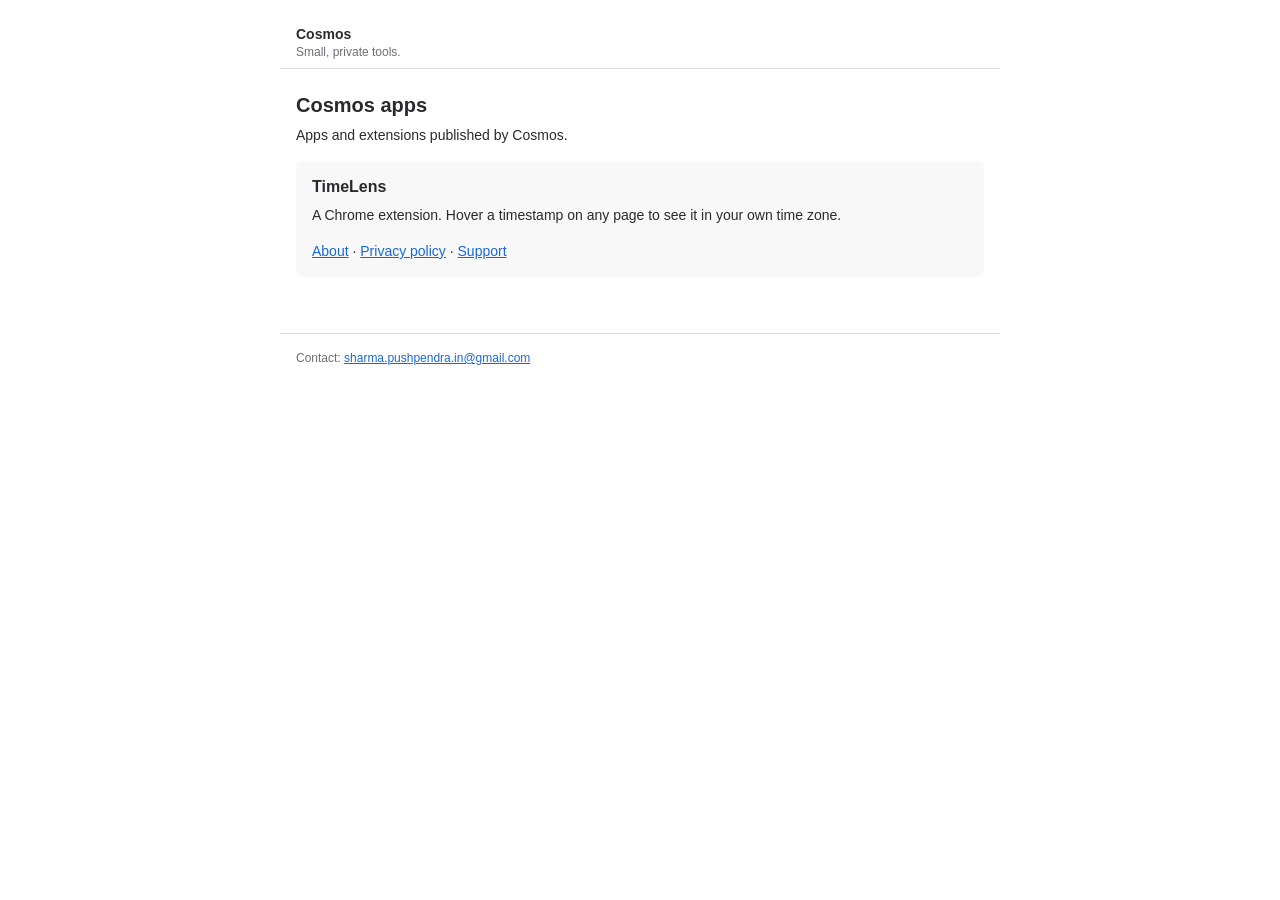
<file: index.html>
<!doctype html>
<html lang="en">
<head>
  <meta charset="utf-8">
  <meta name="viewport" content="width=device-width, initial-scale=1">
  <title>Cosmos apps</title>
  <meta name="description" content="Apps and extensions published by Cosmos.">
  <link rel="stylesheet" href="style.css">
</head>
<body>
  <header>
    <a class="brand" href="./">Cosmos</a>
    <p>Small, private tools.</p>
  </header>
  <main>
    <h1>Cosmos apps</h1>
    <p>Apps and extensions published by Cosmos.</p>
    <div class="card">
      <h2>TimeLens</h2>
      <p>A Chrome extension. Hover a timestamp on any page to see it in your own time zone.</p>
      <p><a href="timelens/">About</a> · <a href="timelens/privacy/">Privacy policy</a> · <a href="timelens/support/">Support</a></p>
    </div>
  </main>
  <footer>
    <p>Contact: <a href="mailto:sharma.pushpendra.in@gmail.com">sharma.pushpendra.in@gmail.com</a></p>
  </footer>
</body>
</html>
</file>
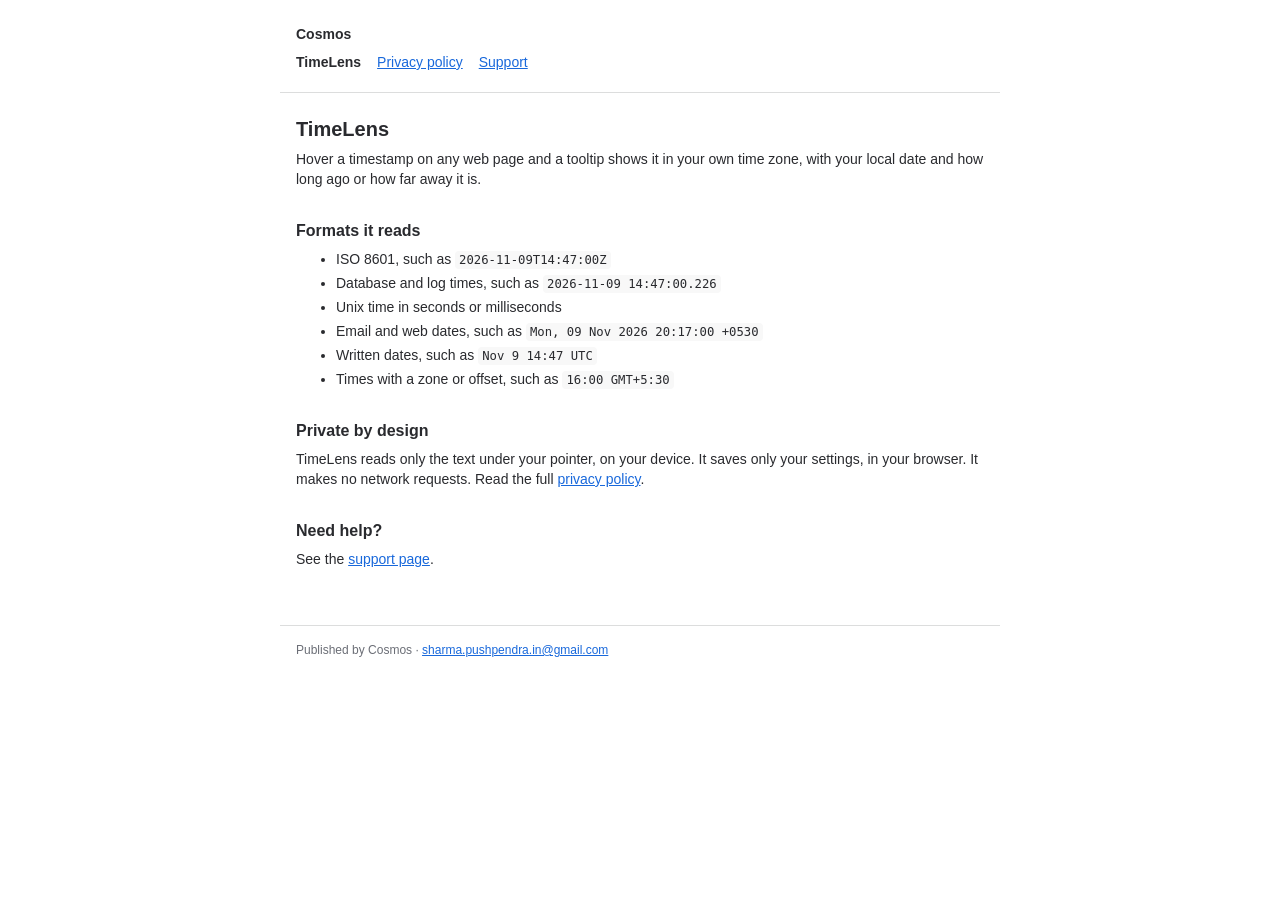
<file: timelens/index.html>
<!doctype html>
<html lang="en">
<head>
  <meta charset="utf-8">
  <meta name="viewport" content="width=device-width, initial-scale=1">
  <title>TimeLens</title>
  <meta name="description" content="Hover a timestamp on any web page to see it in your local time zone.">
  <link rel="stylesheet" href="../style.css">
</head>
<body>
  <header>
    <a class="brand" href="../">Cosmos</a>
    <nav aria-label="TimeLens">
      <a href="./" aria-current="page">TimeLens</a>
      <a href="privacy/">Privacy policy</a>
      <a href="support/">Support</a>
    </nav>
  </header>
  <main>
    <h1>TimeLens</h1>
    <p>Hover a timestamp on any web page and a tooltip shows it in your own time zone, with your local date and how long ago or how far away it is.</p>

    <h2>Formats it reads</h2>
    <ul>
      <li>ISO 8601, such as <code>2026-11-09T14:47:00Z</code></li>
      <li>Database and log times, such as <code>2026-11-09 14:47:00.226</code></li>
      <li>Unix time in seconds or milliseconds</li>
      <li>Email and web dates, such as <code>Mon, 09 Nov 2026 20:17:00 +0530</code></li>
      <li>Written dates, such as <code>Nov 9 14:47 UTC</code></li>
      <li>Times with a zone or offset, such as <code>16:00 GMT+5:30</code></li>
    </ul>

    <h2>Private by design</h2>
    <p>TimeLens reads only the text under your pointer, on your device. It saves only your settings, in your browser. It makes no network requests. Read the full <a href="privacy/">privacy policy</a>.</p>

    <h2>Need help?</h2>
    <p>See the <a href="support/">support page</a>.</p>
  </main>
  <footer>
    <p>Published by Cosmos · <a href="mailto:sharma.pushpendra.in@gmail.com">sharma.pushpendra.in@gmail.com</a></p>
  </footer>
</body>
</html>
</file>
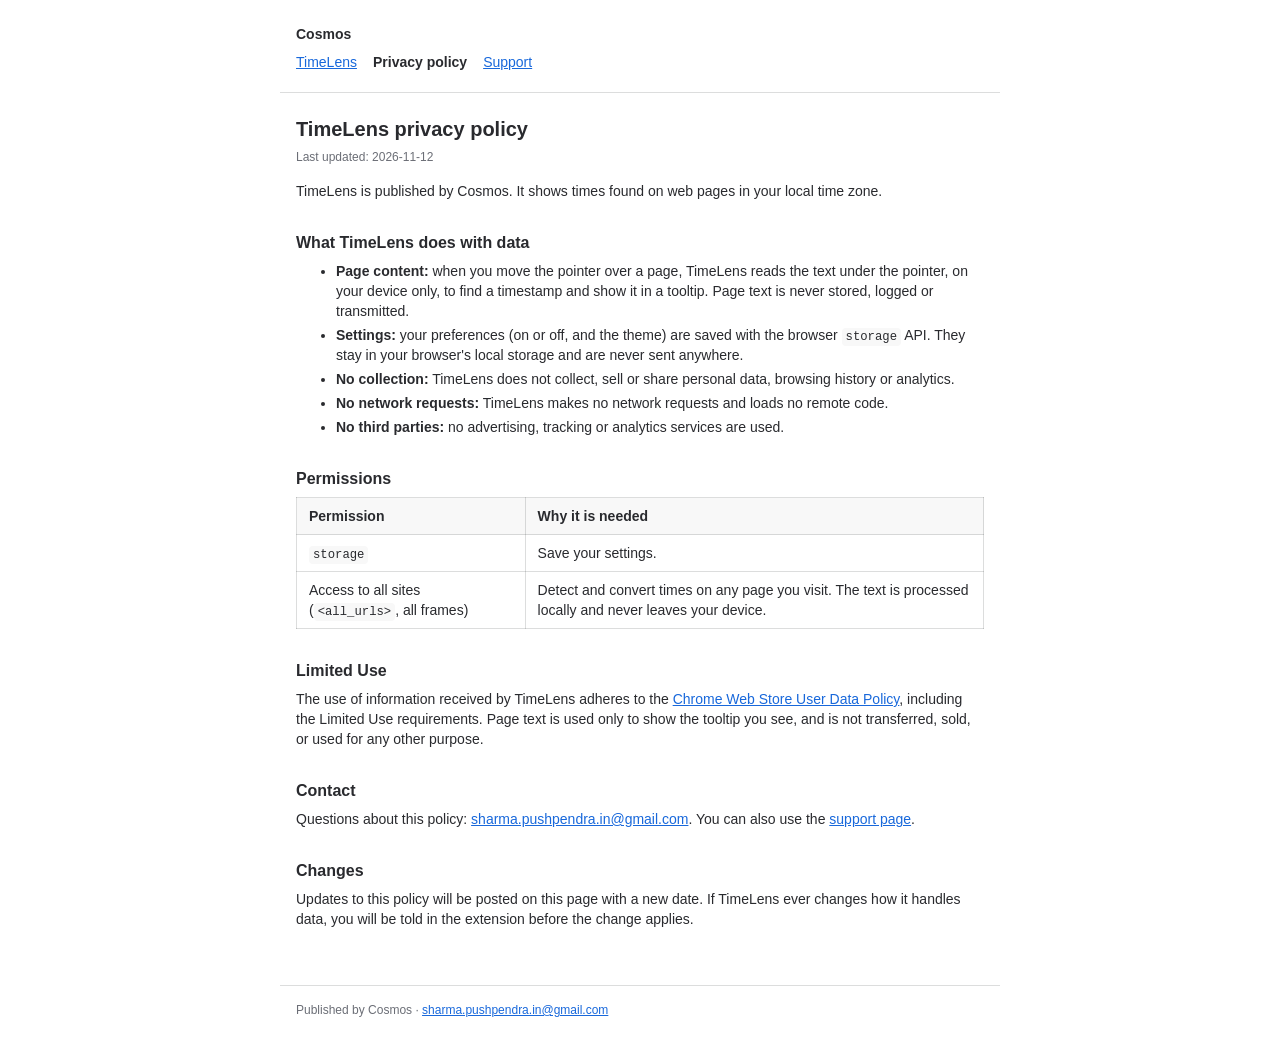
<file: timelens/privacy/index.html>
<!doctype html>
<html lang="en">
<head>
  <meta charset="utf-8">
  <meta name="viewport" content="width=device-width, initial-scale=1">
  <title>TimeLens privacy policy</title>
  <meta name="description" content="How the TimeLens Chrome extension handles data. It collects none.">
  <link rel="stylesheet" href="../../style.css">
</head>
<body>
  <header>
    <a class="brand" href="../../">Cosmos</a>
    <nav aria-label="TimeLens">
      <a href="../">TimeLens</a>
      <a href="./" aria-current="page">Privacy policy</a>
      <a href="../support/">Support</a>
    </nav>
  </header>
  <main>
    <h1>TimeLens privacy policy</h1>
    <p class="meta">Last updated: 2026-11-12</p>

    <p>TimeLens is published by Cosmos. It shows times found on web pages in your local time zone.</p>

    <h2>What TimeLens does with data</h2>
    <ul>
      <li><strong>Page content:</strong> when you move the pointer over a page, TimeLens reads the text under the pointer, on your device only, to find a timestamp and show it in a tooltip. Page text is never stored, logged or transmitted.</li>
      <li><strong>Settings:</strong> your preferences (on or off, and the theme) are saved with the browser <code>storage</code> API. They stay in your browser's local storage and are never sent anywhere.</li>
      <li><strong>No collection:</strong> TimeLens does not collect, sell or share personal data, browsing history or analytics.</li>
      <li><strong>No network requests:</strong> TimeLens makes no network requests and loads no remote code.</li>
      <li><strong>No third parties:</strong> no advertising, tracking or analytics services are used.</li>
    </ul>

    <h2>Permissions</h2>
    <table>
      <thead>
        <tr><th scope="col">Permission</th><th scope="col">Why it is needed</th></tr>
      </thead>
      <tbody>
        <tr><td><code>storage</code></td><td>Save your settings.</td></tr>
        <tr><td>Access to all sites (<code>&lt;all_urls&gt;</code>, all frames)</td><td>Detect and convert times on any page you visit. The text is processed locally and never leaves your device.</td></tr>
      </tbody>
    </table>

    <h2>Limited Use</h2>
    <p>The use of information received by TimeLens adheres to the <a href="https://developer.chrome.com/docs/webstore/program-policies/policies">Chrome Web Store User Data Policy</a>, including the Limited Use requirements. Page text is used only to show the tooltip you see, and is not transferred, sold, or used for any other purpose.</p>

    <h2>Contact</h2>
    <p>Questions about this policy: <a href="mailto:sharma.pushpendra.in@gmail.com">sharma.pushpendra.in@gmail.com</a>. You can also use the <a href="../support/">support page</a>.</p>

    <h2>Changes</h2>
    <p>Updates to this policy will be posted on this page with a new date. If TimeLens ever changes how it handles data, you will be told in the extension before the change applies.</p>
  </main>
  <footer>
    <p>Published by Cosmos · <a href="mailto:sharma.pushpendra.in@gmail.com">sharma.pushpendra.in@gmail.com</a></p>
  </footer>
</body>
</html>
</file>
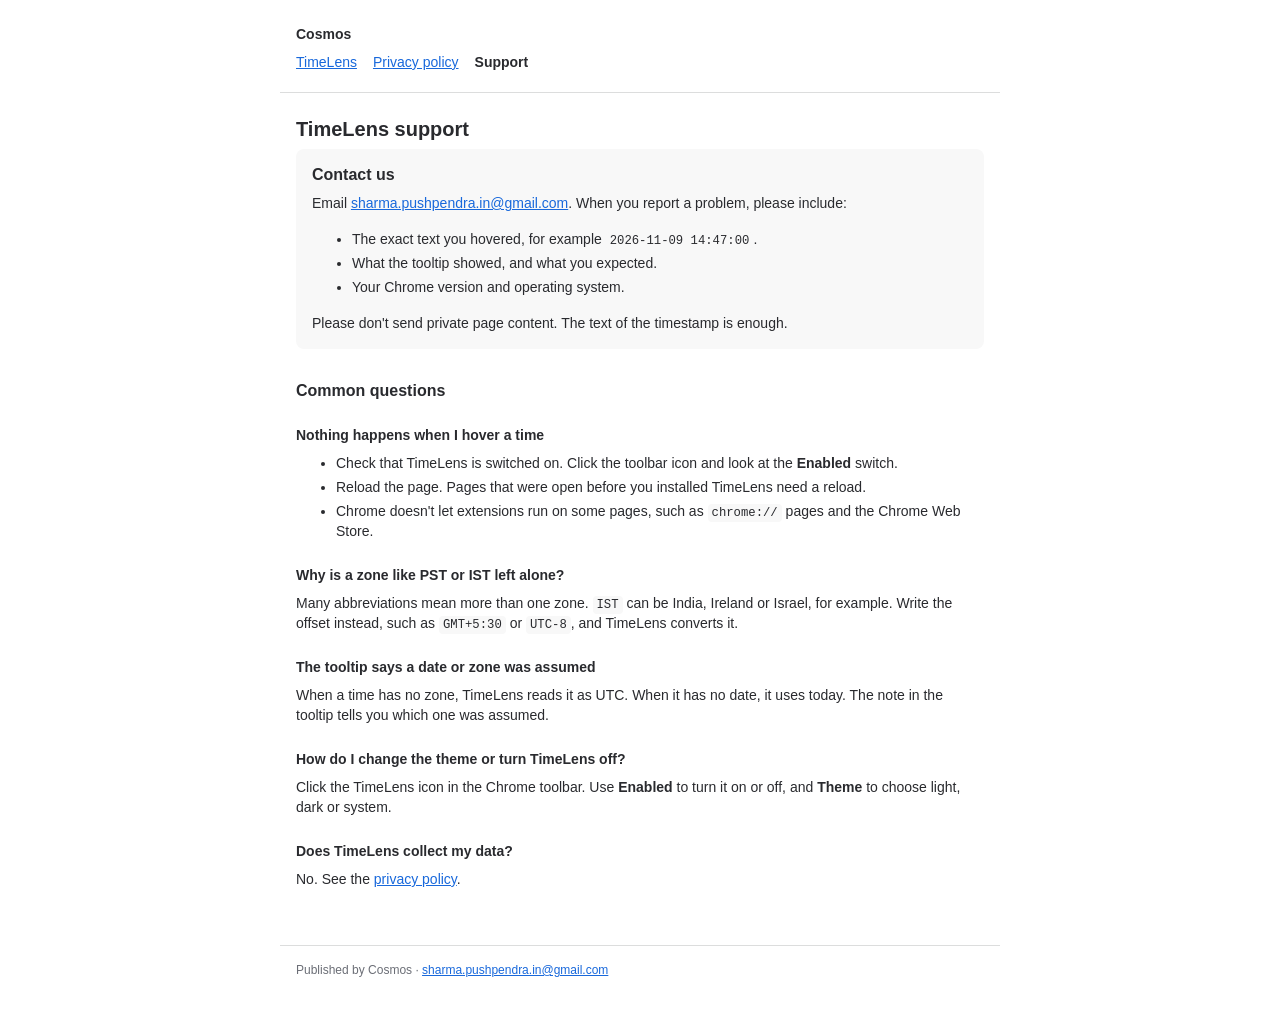
<file: timelens/support/index.html>
<!doctype html>
<html lang="en">
<head>
  <meta charset="utf-8">
  <meta name="viewport" content="width=device-width, initial-scale=1">
  <title>TimeLens support</title>
  <meta name="description" content="Help with the TimeLens Chrome extension: common questions and how to contact us.">
  <link rel="stylesheet" href="../../style.css">
</head>
<body>
  <header>
    <a class="brand" href="../../">Cosmos</a>
    <nav aria-label="TimeLens">
      <a href="../">TimeLens</a>
      <a href="../privacy/">Privacy policy</a>
      <a href="./" aria-current="page">Support</a>
    </nav>
  </header>
  <main>
    <h1>TimeLens support</h1>

    <div class="card">
      <h2>Contact us</h2>
      <p>Email <a href="mailto:sharma.pushpendra.in@gmail.com">sharma.pushpendra.in@gmail.com</a>. When you report a problem, please include:</p>
      <ul>
        <li>The exact text you hovered, for example <code>2026-11-09 14:47:00</code>.</li>
        <li>What the tooltip showed, and what you expected.</li>
        <li>Your Chrome version and operating system.</li>
      </ul>
      <p>Please don't send private page content. The text of the timestamp is enough.</p>
    </div>

    <h2>Common questions</h2>

    <h3>Nothing happens when I hover a time</h3>
    <ul>
      <li>Check that TimeLens is switched on. Click the toolbar icon and look at the <strong>Enabled</strong> switch.</li>
      <li>Reload the page. Pages that were open before you installed TimeLens need a reload.</li>
      <li>Chrome doesn't let extensions run on some pages, such as <code>chrome://</code> pages and the Chrome Web Store.</li>
    </ul>

    <h3>Why is a zone like PST or IST left alone?</h3>
    <p>Many abbreviations mean more than one zone. <code>IST</code> can be India, Ireland or Israel, for example. Write the offset instead, such as <code>GMT+5:30</code> or <code>UTC-8</code>, and TimeLens converts it.</p>

    <h3>The tooltip says a date or zone was assumed</h3>
    <p>When a time has no zone, TimeLens reads it as UTC. When it has no date, it uses today. The note in the tooltip tells you which one was assumed.</p>

    <h3>How do I change the theme or turn TimeLens off?</h3>
    <p>Click the TimeLens icon in the Chrome toolbar. Use <strong>Enabled</strong> to turn it on or off, and <strong>Theme</strong> to choose light, dark or system.</p>

    <h3>Does TimeLens collect my data?</h3>
    <p>No. See the <a href="../privacy/">privacy policy</a>.</p>
  </main>
  <footer>
    <p>Published by Cosmos · <a href="mailto:sharma.pushpendra.in@gmail.com">sharma.pushpendra.in@gmail.com</a></p>
  </footer>
</body>
</html>
</file>
<file: style.css>
/* Shared styles for all Cosmos app pages.
   Follows the Atlassian Design System (ADS): every colour is a token value from @atlaskit/tokens 20.11.0
   (atlassian-light and atlassian-dark), named after its token and used only through var(--ds-...).
   Sizes are in px, not rem, as in the TimeLens extension. No external requests. */

:root {
  /* Values from @atlaskit/tokens 20.11.0 (atlassian-light). */
  --font: "Atlassian Sans", ui-sans-serif, -apple-system, BlinkMacSystemFont, "Segoe UI", Ubuntu, "Helvetica Neue", sans-serif;
  --font-code: "Atlassian Mono", ui-monospace, Menlo, "Segoe UI Mono", "Ubuntu Mono", monospace;
  --ds-surface: #FFFFFF;
  --ds-surface-sunken: #F8F8F8;
  --ds-text: #292A2E;
  --ds-text-subtle: #505258;
  --ds-text-subtlest: #6B6E76;
  --ds-link: #1868DB;
  --ds-link-pressed: #1558BC;
  --ds-border: #0B120E24;
  --ds-border-focused: #4688EC;
}

@media (prefers-color-scheme: dark) {
  :root {
    /* Values from @atlaskit/tokens 20.11.0 (atlassian-dark). */
    --ds-surface: #1F1F21;
    --ds-surface-sunken: #18191A;
    --ds-text: #CECFD2;
    --ds-text-subtle: #A9ABAF;
    --ds-text-subtlest: #96999E;
    --ds-link: #669DF1;
    --ds-link-pressed: #8FB8F6;
    --ds-border: #E3E4F21F;
    --ds-border-focused: #8FB8F6;
  }
}

* { box-sizing: border-box; }

/* Type: font.body 14/20 for text, font.body.small 12/16 for hints. */
body {
  margin: 0;
  background: var(--ds-surface);
  color: var(--ds-text);
  font: normal 400 14px/20px var(--font);
  -webkit-font-smoothing: antialiased;
}

header, main, footer {
  max-width: 720px;
  margin: 0 auto;
  padding-left: 16px;
  padding-right: 16px;
}

header { padding-top: 24px; padding-bottom: 8px; border-bottom: 1px solid var(--ds-border); }
header p { margin: 0; font: normal 400 12px/16px var(--font); color: var(--ds-text-subtlest); }
/* font.heading.xsmall 14/20. */
header a.brand { color: var(--ds-text); font: normal 653 14px/20px var(--font); text-decoration: none; }
nav { display: flex; gap: 16px; flex-wrap: wrap; padding: 8px 0 12px; }
nav a[aria-current='page'] { color: var(--ds-text); font-weight: 653; text-decoration: none; }

main { padding-top: 24px; padding-bottom: 40px; }
/* font.heading.medium 20/24, .small 16/20, .xsmall 14/20; all weight 653. */
h1 { margin: 0 0 8px; font: normal 653 20px/24px var(--font); }
h2 { margin: 32px 0 8px; font: normal 653 16px/20px var(--font); }
h3 { margin: 24px 0 8px; font: normal 653 14px/20px var(--font); }
p, ul { margin: 0 0 16px; }
li + li { margin-top: 4px; }
.meta { font: normal 400 12px/16px var(--font); color: var(--ds-text-subtlest); }

a { color: var(--ds-link); text-decoration: underline; }
a:hover, a:active { color: var(--ds-link-pressed); }
a:focus-visible { outline: 2px solid var(--ds-border-focused); outline-offset: 2px; border-radius: 2px; }

table { border-collapse: collapse; width: 100%; margin: 0 0 16px; }
th, td { text-align: left; vertical-align: top; padding: 8px 12px; border: 1px solid var(--ds-border); }
th { background: var(--ds-surface-sunken); font-weight: 653; }

/* font.code is 0.875em. radius.small 4. */
code { background: var(--ds-surface-sunken); padding: 2px 4px; border-radius: 4px; font: normal 400 0.875em var(--font-code); }

/* Container: elevation.surface.sunken, radius.large 8. */
.card { background: var(--ds-surface-sunken); border-radius: 8px; padding: 16px; margin: 0 0 16px; }
.card h2 { margin-top: 0; }
.card p:last-child, .card ul:last-child { margin-bottom: 0; }

footer { padding-top: 16px; padding-bottom: 32px; border-top: 1px solid var(--ds-border); font: normal 400 12px/16px var(--font); color: var(--ds-text-subtlest); }
footer p { margin: 0; }

/* Forced colours: system colours only. */
@media (forced-colors: active) {
  a { color: LinkText; }
  .card, th, td, code { border: 1px solid CanvasText; }
  a:focus-visible { outline-color: Highlight; }
}
</file>
